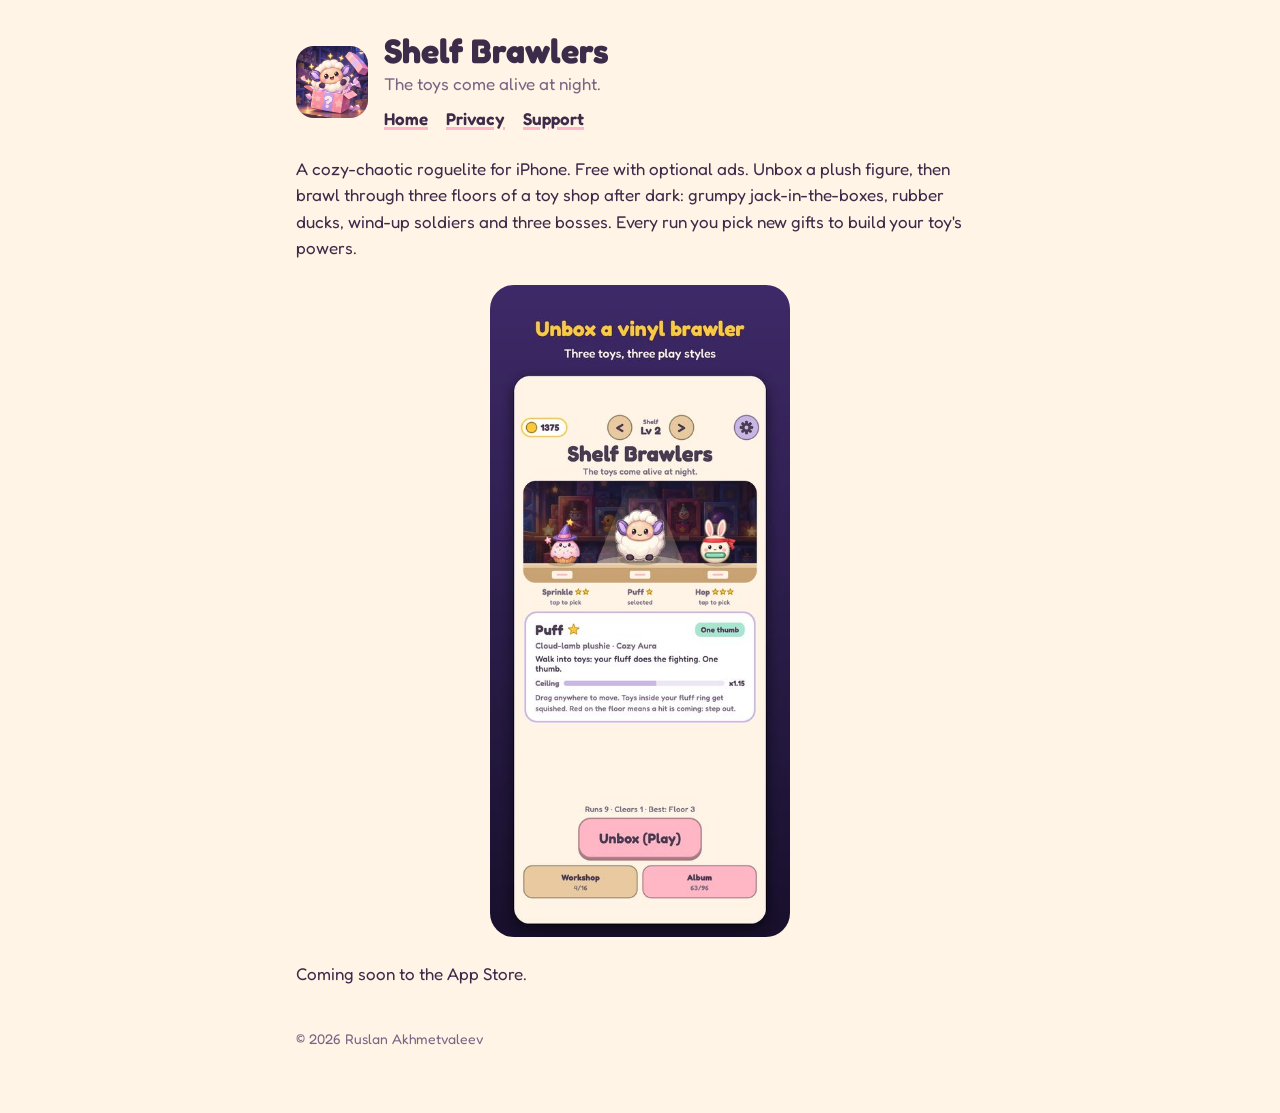
<file: index.html>
<!doctype html><html lang="en"><head><meta charset="utf-8"><meta name="viewport" content="width=device-width,initial-scale=1">
<title>Shelf Brawlers</title><link rel="icon" href="icon.png"><link rel="preconnect" href="https://fonts.googleapis.com">
<link href="https://fonts.googleapis.com/css2?family=Fredoka:wght@400;600;700&display=swap" rel="stylesheet"><link rel="stylesheet" href="style.css"></head>
<body><main><header><img src="icon.png" alt=""><div><h1>Shelf Brawlers</h1><p class="sub">The toys come alive at night.</p>
<nav><a href="./">Home</a><a href="privacy.html">Privacy</a><a href="support.html">Support</a></nav></div></header>
<p>A cozy-chaotic roguelite for iPhone. Free with optional ads. Unbox a plush figure, then brawl through three floors of a toy shop after dark: grumpy jack-in-the-boxes, rubber ducks, wind-up soldiers and three bosses. Every run you pick new gifts to build your toy's powers.</p>
<img class="shot" src="shot.jpg" alt="The Shelf Brawlers main menu: figures on a toy shelf">
<p>Coming soon to the App Store.</p>
<footer>© 2026 Ruslan Akhmetvaleev</footer></main></body></html>
</file>
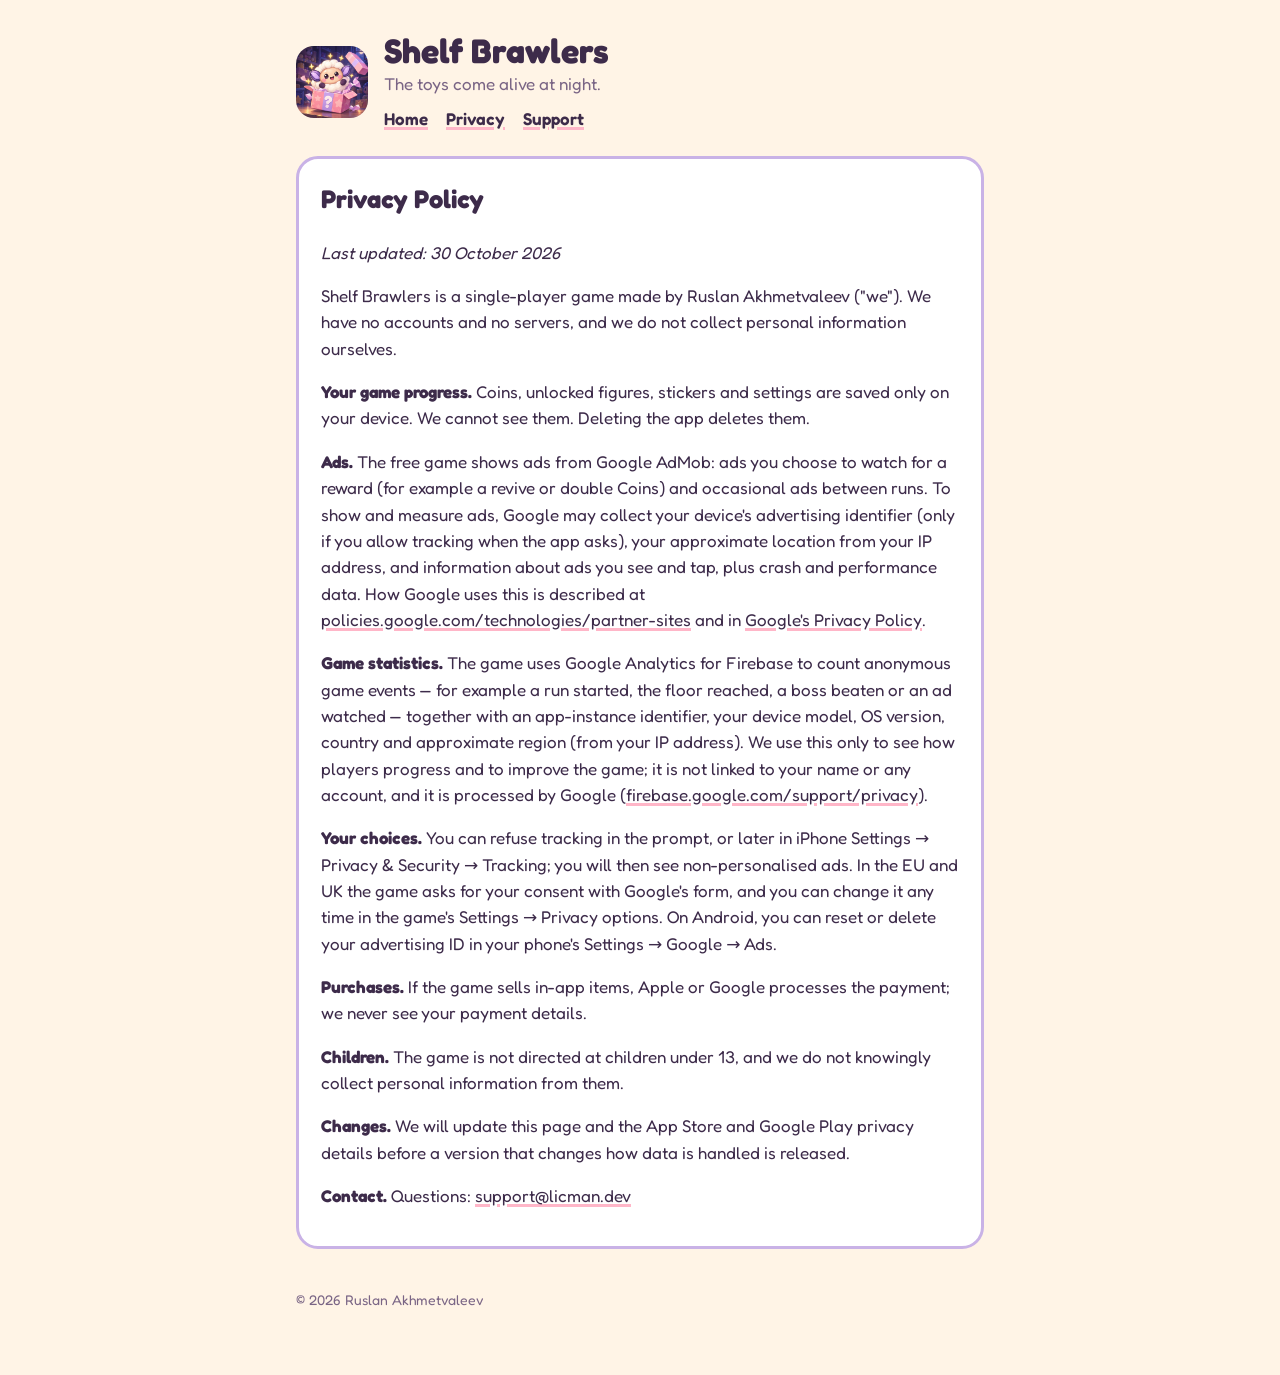
<file: privacy.html>
<!doctype html><html lang="en"><head><meta charset="utf-8"><meta name="viewport" content="width=device-width,initial-scale=1">
<title>Privacy Policy</title><link rel="icon" href="icon.png"><link rel="preconnect" href="https://fonts.googleapis.com">
<link href="https://fonts.googleapis.com/css2?family=Fredoka:wght@400;600;700&display=swap" rel="stylesheet"><link rel="stylesheet" href="style.css"></head>
<body><main><header><img src="icon.png" alt=""><div><h1>Shelf Brawlers</h1><p class="sub">The toys come alive at night.</p>
<nav><a href="./">Home</a><a href="privacy.html">Privacy</a><a href="support.html">Support</a></nav></div></header>
<div class="card"><h2 style="margin-top:0">Privacy Policy</h2>
<p><em>Last updated: 30 October 2026</em></p>
<p>Shelf Brawlers is a single-player game made by Ruslan Akhmetvaleev ("we"). We have no accounts and no servers, and we do not collect personal information ourselves.</p>
<p><strong>Your game progress.</strong> Coins, unlocked figures, stickers and settings are saved only on your device. We cannot see them. Deleting the app deletes them.</p>
<p><strong>Ads.</strong> The free game shows ads from Google AdMob: ads you choose to watch for a reward (for example a revive or double Coins) and occasional ads between runs. To show and measure ads, Google may collect your device's advertising identifier (only if you allow tracking when the app asks), your approximate location from your IP address, and information about ads you see and tap, plus crash and performance data. How Google uses this is described at <a href="https://policies.google.com/technologies/partner-sites">policies.google.com/technologies/partner-sites</a> and in <a href="https://policies.google.com/privacy">Google's Privacy Policy</a>.</p>
<p><strong>Game statistics.</strong> The game uses Google Analytics for Firebase to count anonymous game events — for example a run started, the floor reached, a boss beaten or an ad watched — together with an app-instance identifier, your device model, OS version, country and approximate region (from your IP address). We use this only to see how players progress and to improve the game; it is not linked to your name or any account, and it is processed by Google (<a href="https://firebase.google.com/support/privacy">firebase.google.com/support/privacy</a>).</p>
<p><strong>Your choices.</strong> You can refuse tracking in the prompt, or later in iPhone Settings → Privacy &amp; Security → Tracking; you will then see non-personalised ads. In the EU and UK the game asks for your consent with Google's form, and you can change it any time in the game's Settings → Privacy options. On Android, you can reset or delete your advertising ID in your phone's Settings → Google → Ads.</p>
<p><strong>Purchases.</strong> If the game sells in-app items, Apple or Google processes the payment; we never see your payment details.</p>
<p><strong>Children.</strong> The game is not directed at children under 13, and we do not knowingly collect personal information from them.</p>
<p><strong>Changes.</strong> We will update this page and the App Store and Google Play privacy details before a version that changes how data is handled is released.</p>
<p><strong>Contact.</strong> Questions: <a href="mailto:support@licman.dev">support@licman.dev</a></p></div>
<footer>© 2026 Ruslan Akhmetvaleev</footer></main></body></html>
</file>
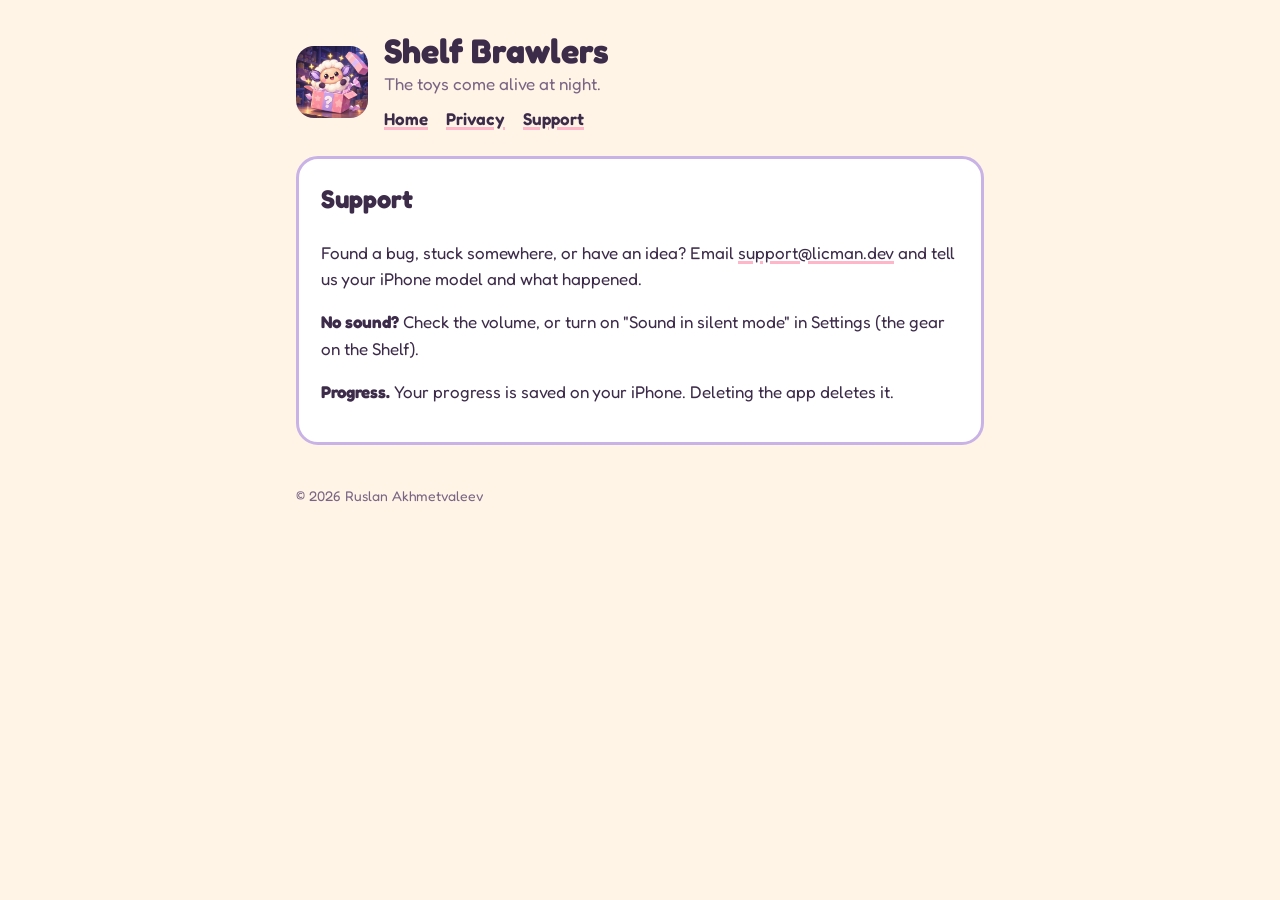
<file: support.html>
<!doctype html><html lang="en"><head><meta charset="utf-8"><meta name="viewport" content="width=device-width,initial-scale=1">
<title>Support</title><link rel="icon" href="icon.png"><link rel="preconnect" href="https://fonts.googleapis.com">
<link href="https://fonts.googleapis.com/css2?family=Fredoka:wght@400;600;700&display=swap" rel="stylesheet"><link rel="stylesheet" href="style.css"></head>
<body><main><header><img src="icon.png" alt=""><div><h1>Shelf Brawlers</h1><p class="sub">The toys come alive at night.</p>
<nav><a href="./">Home</a><a href="privacy.html">Privacy</a><a href="support.html">Support</a></nav></div></header>
<div class="card"><h2 style="margin-top:0">Support</h2>
<p>Found a bug, stuck somewhere, or have an idea? Email <a href="mailto:support@licman.dev">support@licman.dev</a> and tell us your iPhone model and what happened.</p>
<p><strong>No sound?</strong> Check the volume, or turn on "Sound in silent mode" in Settings (the gear on the Shelf).</p>
<p><strong>Progress.</strong> Your progress is saved on your iPhone. Deleting the app deletes it.</p></div>
<footer>© 2026 Ruslan Akhmetvaleev</footer></main></body></html>
</file>
<file: style.css>
:root{--bg:#FFF4E6;--ink:#3D2B4A;--soft:#7A6585;--pink:#FFB6C8;--lav:#C9B2E6;--card:#fff}
@media (prefers-color-scheme:dark){:root{--bg:#1E1628;--ink:#F4ECF8;--soft:#BBA9C9;--card:#2A2036}}
*{box-sizing:border-box}body{margin:0;background:var(--bg);color:var(--ink);font:17px/1.55 "Fredoka",system-ui,-apple-system,sans-serif}
main{max-width:720px;margin:0 auto;padding:32px 16px 64px}a{color:inherit;text-decoration-color:var(--pink);text-decoration-thickness:3px}
header{display:flex;align-items:center;gap:16px;margin-bottom:24px}header img{width:72px;height:72px;border-radius:18px}
h1{font-size:34px;margin:0;line-height:1.1}h2{margin-top:32px}.sub{color:var(--soft);margin:2px 0 0}
.card{background:var(--card);border:3px solid var(--lav);border-radius:22px;padding:20px 22px;margin:20px 0}
nav{display:flex;gap:18px;flex-wrap:wrap;margin:8px 0 0;font-weight:600}.shot{width:100%;max-width:300px;border-radius:24px;display:block;margin:24px auto}
footer{color:var(--soft);font-size:14px;margin-top:40px}
</file>
